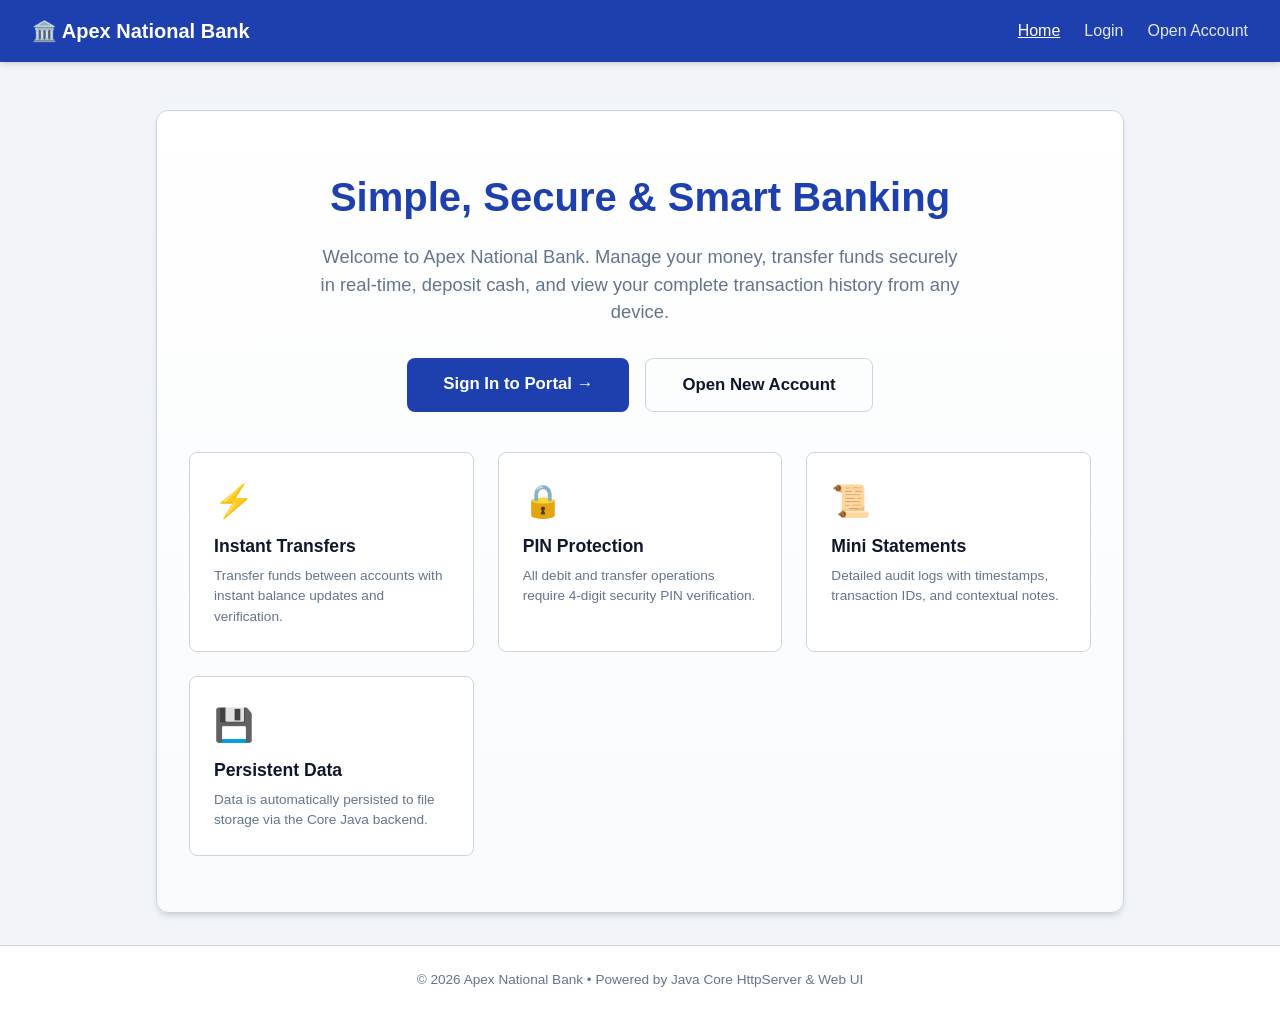
<file: BankWebUI/index.html>
<!--
  index.html
  
  Purpose:
  Official Landing Page / Home Page for Apex National Bank Web System.
  Welcomes visitors, showcases key banking features, and provides direct links to
  Account Login and New Account Registration.
  
  Target Audience: 2nd-Year Engineering Students learning Web Design & Navigation.
-->
<!DOCTYPE html>
<html lang="en">
<head>
    <meta charset="UTF-8">
    <meta name="viewport" content="width=device-width, initial-scale=1.0">
    <title>Apex National Bank - Modern Online Banking</title>
    <link rel="stylesheet" href="style.css">
</head>
<body>

    <!-- Navigation Bar -->
    <nav class="navbar">
        <a href="index.html" class="brand">
            🏛️ Apex National Bank
        </a>
        <ul class="nav-links">
            <li><a href="index.html" class="active">Home</a></li>
            <li><a href="login.html">Login</a></li>
            <li><a href="register.html">Open Account</a></li>
        </ul>
    </nav>

    <!-- Hero / Main Section -->
    <main class="container" style="margin-top: 3rem;">
        <div class="card" style="text-align: center; padding: 3.5rem 2rem; background: linear-gradient(180deg, #ffffff 0%, #f8fafc 100%);">
            <h1 style="font-size: 2.5rem; color: var(--primary-color); margin-bottom: 1rem;">
                Simple, Secure & Smart Banking
            </h1>
            <p style="font-size: 1.15rem; color: var(--text-muted); max-width: 650px; margin: 0 auto 2rem auto;">
                Welcome to Apex National Bank. Manage your money, transfer funds securely in real-time, deposit cash, and view your complete transaction history from any device.
            </p>

            <div style="display: flex; justify-content: center; gap: 1rem; flex-wrap: wrap; margin-bottom: 2.5rem;">
                <a href="login.html" class="btn btn-primary" style="width: auto; padding: 0.85rem 2.25rem; font-size: 1.05rem;">
                    Sign In to Portal &rarr;
                </a>
                <a href="register.html" class="btn btn-outline" style="width: auto; padding: 0.85rem 2.25rem; font-size: 1.05rem;">
                    Open New Account
                </a>
            </div>

            <!-- Features Grid -->
            <div style="display: grid; grid-template-columns: repeat(auto-fit, minmax(220px, 1fr)); gap: 1.5rem; text-align: left; margin-top: 2rem;">
                <div style="padding: 1.5rem; background: white; border-radius: var(--radius-md); border: 1px solid var(--border-color);">
                    <div style="font-size: 2rem; margin-bottom: 0.5rem;">⚡</div>
                    <h3 style="font-size: 1.1rem; margin-bottom: 0.4rem;">Instant Transfers</h3>
                    <p style="font-size: 0.85rem; color: var(--text-muted);">Transfer funds between accounts with instant balance updates and verification.</p>
                </div>

                <div style="padding: 1.5rem; background: white; border-radius: var(--radius-md); border: 1px solid var(--border-color);">
                    <div style="font-size: 2rem; margin-bottom: 0.5rem;">🔒</div>
                    <h3 style="font-size: 1.1rem; margin-bottom: 0.4rem;">PIN Protection</h3>
                    <p style="font-size: 0.85rem; color: var(--text-muted);">All debit and transfer operations require 4-digit security PIN verification.</p>
                </div>

                <div style="padding: 1.5rem; background: white; border-radius: var(--radius-md); border: 1px solid var(--border-color);">
                    <div style="font-size: 2rem; margin-bottom: 0.5rem;">📜</div>
                    <h3 style="font-size: 1.1rem; margin-bottom: 0.4rem;">Mini Statements</h3>
                    <p style="font-size: 0.85rem; color: var(--text-muted);">Detailed audit logs with timestamps, transaction IDs, and contextual notes.</p>
                </div>

                <div style="padding: 1.5rem; background: white; border-radius: var(--radius-md); border: 1px solid var(--border-color);">
                    <div style="font-size: 2rem; margin-bottom: 0.5rem;">💾</div>
                    <h3 style="font-size: 1.1rem; margin-bottom: 0.4rem;">Persistent Data</h3>
                    <p style="font-size: 0.85rem; color: var(--text-muted);">Data is automatically persisted to file storage via the Core Java backend.</p>
                </div>
            </div>
        </div>
    </main>

    <!-- Footer -->
    <footer>
        &copy; 2026 Apex National Bank &bull; Powered by Java Core HttpServer & Web UI
    </footer>

</body>
</html>
</file>
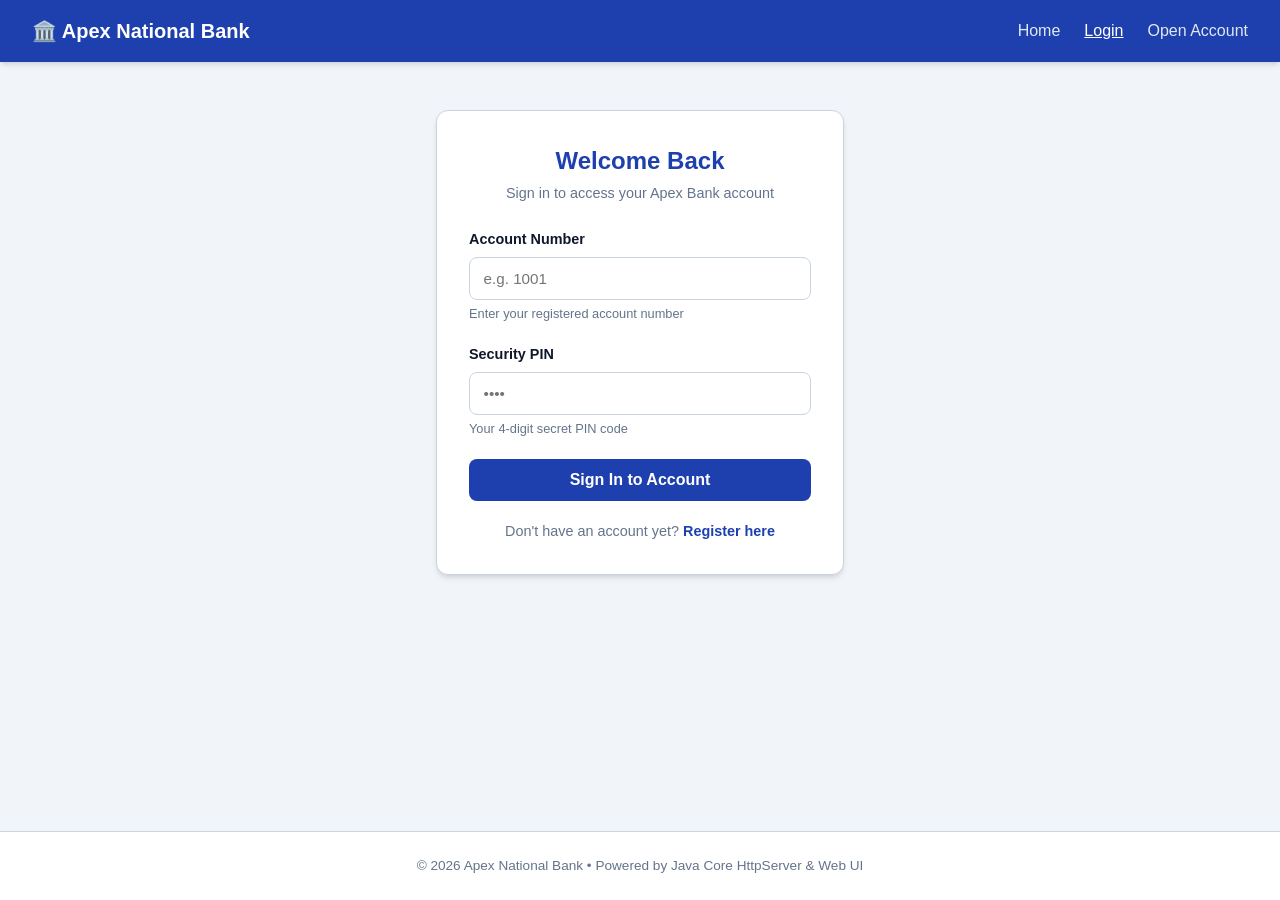
<file: BankWebUI/dashboard.html>
<!--
  dashboard.html
  
  Purpose:
  Interactive User Account Dashboard.
  Displays live account balance, customer profile, quick action triggers (Deposit, Withdraw, Transfer),
  and automatically renders dynamic mini statement transaction records fetched from /api/statement.
  
  Target Audience: 2nd-Year Engineering Students learning Dashboard Layouts & REST API Integration.
-->
<!DOCTYPE html>
<html lang="en">
<head>
    <meta charset="UTF-8">
    <meta name="viewport" content="width=device-width, initial-scale=1.0">
    <title>Account Dashboard - Apex National Bank</title>
    <link rel="stylesheet" href="style.css">
</head>
<body>

    <!-- Navigation Bar -->
    <nav class="navbar">
        <a href="dashboard.html" class="brand">
            🏛️ Apex National Bank
        </a>
        <ul class="nav-links">
            <li><a href="dashboard.html" class="active">Dashboard</a></li>
            <li><a href="transfer.html">Transfer Funds</a></li>
            <li><a href="#" class="logout-btn">Sign Out</a></li>
        </ul>
    </nav>

    <!-- Main Container -->
    <main class="container" id="dashboardView">
        <!-- Welcome Banner -->
        <div class="welcome-banner">
            <div>
                <h1>Hello, <span class="user-name">Customer</span> 👋</h1>
                <p>Welcome to your personal online banking dashboard</p>
            </div>
            <div>
                <a href="transfer.html" class="btn btn-primary" style="width: auto;">+ New Transfer</a>
            </div>
        </div>

        <!-- Dashboard Grid (Balance & Actions) -->
        <div class="dashboard-grid">
            <!-- Live Balance Card -->
            <div class="balance-card">
                <div class="label">Available Account Balance</div>
                <div class="amount" id="accountBalance">$0.00</div>
                <div class="acc-meta">
                    <strong>Account No:</strong> <span class="user-acc">Loading...</span> &bull; <strong>Status:</strong> Active
                </div>
            </div>

            <!-- Quick Actions Card -->
            <div class="actions-card">
                <h3>Quick Actions</h3>
                <div class="action-buttons">
                    <button class="btn btn-outline" onclick="handleQuickDeposit()">📥 Deposit</button>
                    <button class="btn btn-outline" onclick="handleQuickWithdraw()">🏧 Withdraw</button>
                    <a href="transfer.html" class="btn btn-outline">💸 Transfer</a>
                    <a href="#statement" class="btn btn-outline">📜 Statement</a>
                </div>
            </div>
        </div>

        <!-- Recent Transactions / Mini Statement -->
        <div class="card" id="statement">
            <div style="display: flex; justify-content: space-between; align-items: center; margin-bottom: 1rem;">
                <h3 style="font-size: 1.25rem;">Recent Account Activity (Mini Statement)</h3>
                <button class="btn btn-outline" style="width: auto; padding: 0.4rem 0.8rem; font-size: 0.8rem;" onclick="initDashboard()">🔄 Refresh</button>
            </div>

            <div class="table-responsive">
                <table class="table">
                    <thead>
                        <tr>
                            <th>Transaction ID</th>
                            <th>Date & Time</th>
                            <th>Type</th>
                            <th>Amount</th>
                            <th>Remarks / Note</th>
                        </tr>
                    </thead>
                    <tbody id="statementTableBody">
                        <tr>
                            <td colspan="5" style="text-align: center; color: var(--text-muted); padding: 1.5rem;">
                                Loading transaction records...
                            </td>
                        </tr>
                    </tbody>
                </table>
            </div>
        </div>
    </main>

    <!-- Footer -->
    <footer>
        &copy; 2026 Apex National Bank &bull; Powered by Java Core HttpServer & Web UI
    </footer>

    <!-- App Script -->
    <script src="app.js"></script>
</body>
</html>
</file>
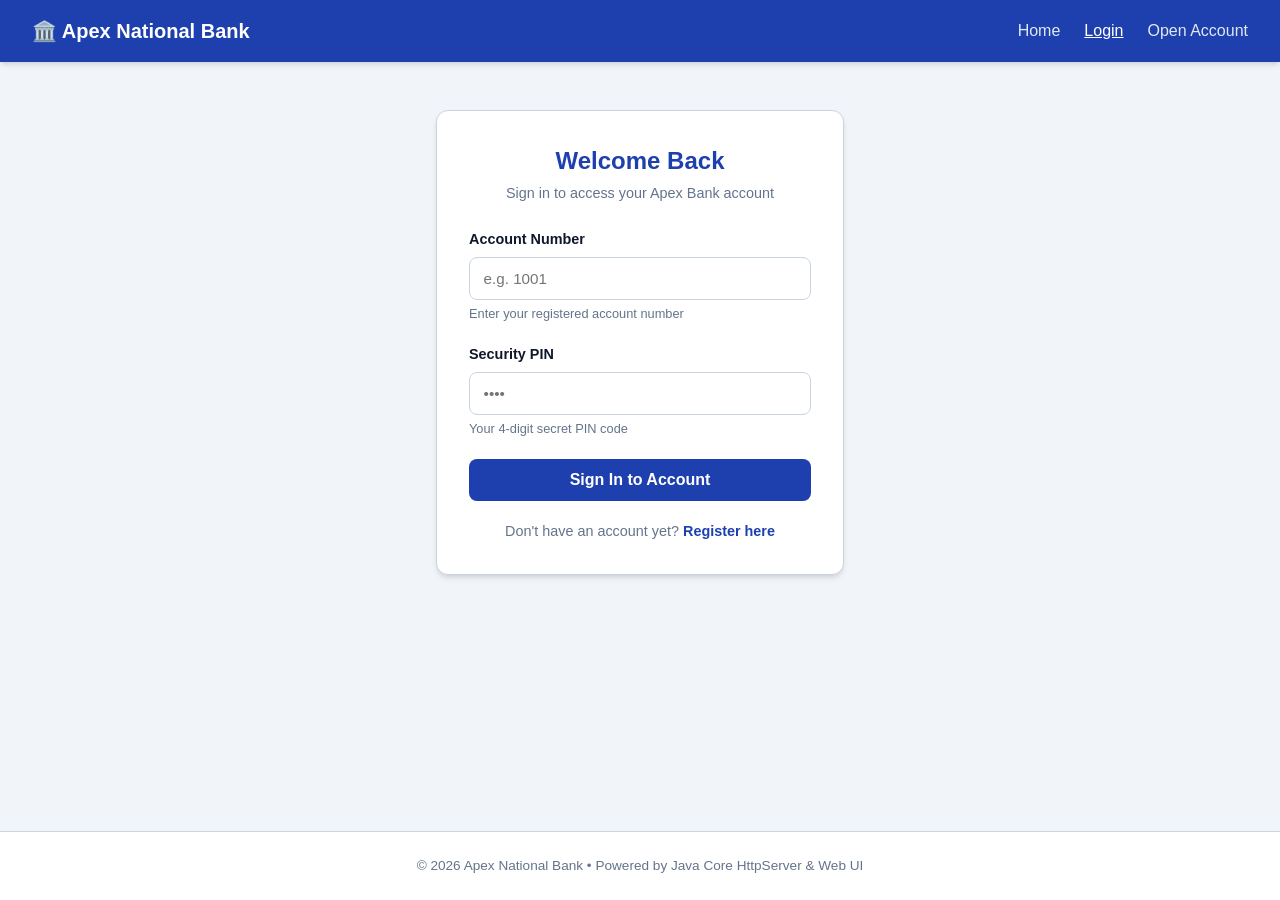
<file: BankWebUI/login.html>
<!--
  login.html
  
  Purpose:
  Interactive Bank Customer Login screen.
  Submits credentials to /api/login via app.js to authenticate against the Java backend.
  
  Target Audience: 2nd-Year Engineering Students learning Web Frontend & Java Backend Integration.
-->
<!DOCTYPE html>
<html lang="en">
<head>
    <meta charset="UTF-8">
    <meta name="viewport" content="width=device-width, initial-scale=1.0">
    <title>Login - Apex National Bank</title>
    <link rel="stylesheet" href="style.css">
</head>
<body>

    <!-- Top Navigation -->
    <nav class="navbar">
        <a href="index.html" class="brand">
            🏛️ Apex National Bank
        </a>
        <ul class="nav-links">
            <li><a href="index.html">Home</a></li>
            <li><a href="login.html" class="active">Login</a></li>
            <li><a href="register.html">Open Account</a></li>
        </ul>
    </nav>

    <!-- Main Auth Form Container -->
    <main class="auth-container">
        <div class="card">
            <div class="card-header">
                <h2>Welcome Back</h2>
                <p>Sign in to access your Apex Bank account</p>
            </div>

            <!-- Login Form (Handled by app.js) -->
            <form id="loginForm">
                <!-- Account Number Field -->
                <div class="form-group">
                    <label for="accountNumber">Account Number</label>
                    <input 
                        type="text" 
                        id="accountNumber" 
                        name="accountNumber" 
                        class="form-control" 
                        placeholder="e.g. 1001" 
                        required 
                        autocomplete="off"
                    >
                    <p class="form-help">Enter your registered account number</p>
                </div>

                <!-- PIN Field -->
                <div class="form-group">
                    <label for="pin">Security PIN</label>
                    <input 
                        type="password" 
                        id="pin" 
                        name="pin" 
                        class="form-control" 
                        placeholder="••••" 
                        required 
                        maxlength="6"
                        autocomplete="off"
                    >
                    <p class="form-help">Your 4-digit secret PIN code</p>
                </div>

                <!-- Submit Button -->
                <button type="submit" class="btn btn-primary">Sign In to Account</button>
            </form>

            <div class="auth-footer">
                Don't have an account yet? <a href="register.html">Register here</a>
            </div>
        </div>
    </main>

    <!-- Footer -->
    <footer>
        &copy; 2026 Apex National Bank &bull; Powered by Java Core HttpServer & Web UI
    </footer>

    <!-- App Script -->
    <script src="app.js"></script>
</body>
</html>
</file>
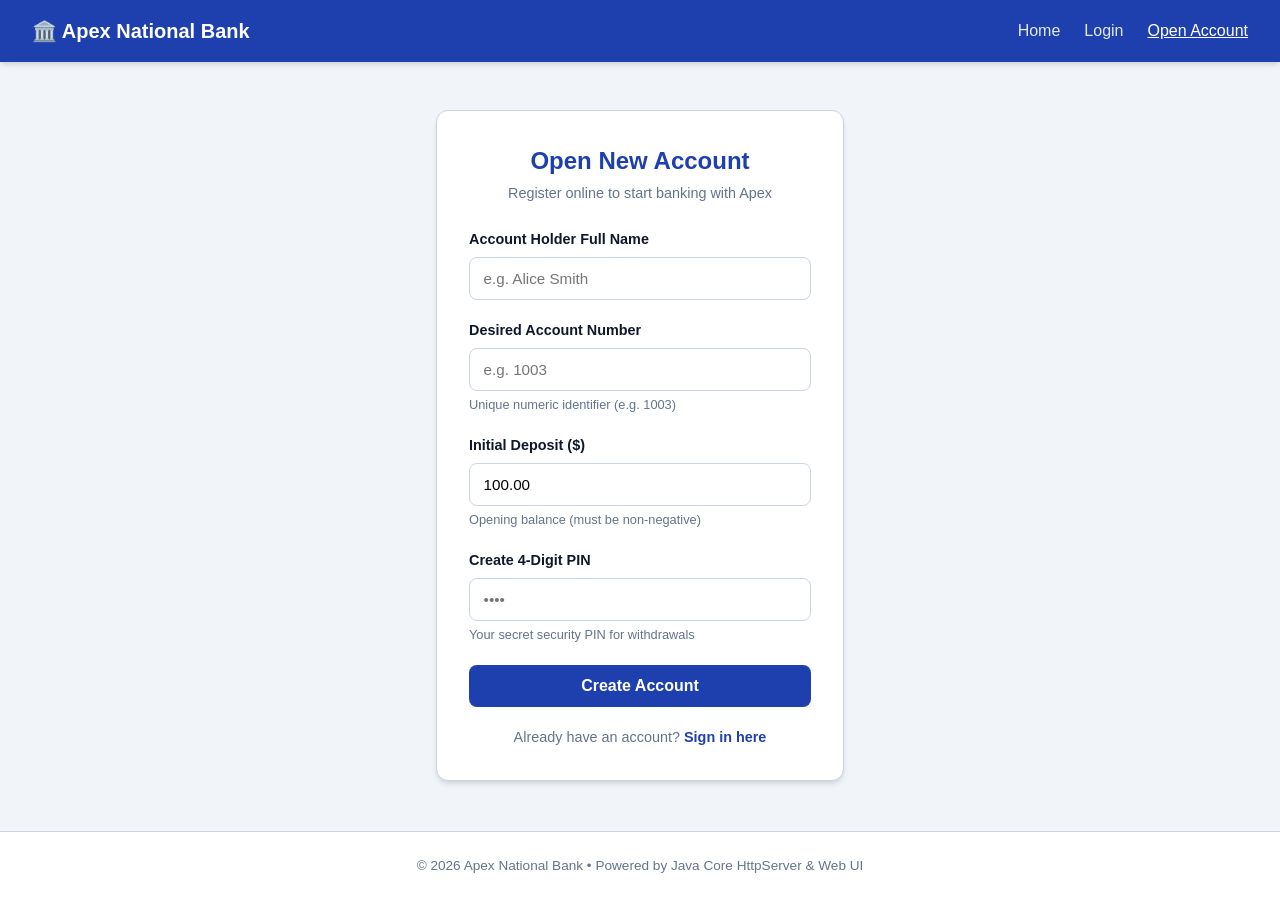
<file: BankWebUI/register.html>
<!--
  register.html
  
  Purpose:
  Interactive New Account Registration screen.
  Submits new customer data to /api/register via app.js to create accounts in the Java backend.
  
  Target Audience: 2nd-Year Engineering Students learning Web Frontend & Java Backend Integration.
-->
<!DOCTYPE html>
<html lang="en">
<head>
    <meta charset="UTF-8">
    <meta name="viewport" content="width=device-width, initial-scale=1.0">
    <title>Open Account - Apex National Bank</title>
    <link rel="stylesheet" href="style.css">
</head>
<body>

    <!-- Top Navigation -->
    <nav class="navbar">
        <a href="index.html" class="brand">
            🏛️ Apex National Bank
        </a>
        <ul class="nav-links">
            <li><a href="index.html">Home</a></li>
            <li><a href="login.html">Login</a></li>
            <li><a href="register.html" class="active">Open Account</a></li>
        </ul>
    </nav>

    <!-- Main Registration Container -->
    <main class="auth-container">
        <div class="card">
            <div class="card-header">
                <h2>Open New Account</h2>
                <p>Register online to start banking with Apex</p>
            </div>

            <!-- Registration Form (Handled by app.js) -->
            <form id="registerForm">
                <!-- Full Name -->
                <div class="form-group">
                    <label for="holderName">Account Holder Full Name</label>
                    <input 
                        type="text" 
                        id="holderName" 
                        name="holderName" 
                        class="form-control" 
                        placeholder="e.g. Alice Smith" 
                        required 
                        minlength="2"
                    >
                </div>

                <!-- Account Number -->
                <div class="form-group">
                    <label for="accountNumber">Desired Account Number</label>
                    <input 
                        type="text" 
                        id="accountNumber" 
                        name="accountNumber" 
                        class="form-control" 
                        placeholder="e.g. 1003" 
                        required 
                        pattern="[0-9A-Za-z]+"
                    >
                    <p class="form-help">Unique numeric identifier (e.g. 1003)</p>
                </div>

                <!-- Initial Deposit -->
                <div class="form-group">
                    <label for="initialDeposit">Initial Deposit ($)</label>
                    <input 
                        type="number" 
                        id="initialDeposit" 
                        name="initialDeposit" 
                        class="form-control" 
                        placeholder="500.00" 
                        required 
                        min="0" 
                        step="0.01"
                        value="100.00"
                    >
                    <p class="form-help">Opening balance (must be non-negative)</p>
                </div>

                <!-- PIN -->
                <div class="form-group">
                    <label for="pin">Create 4-Digit PIN</label>
                    <input 
                        type="password" 
                        id="pin" 
                        name="pin" 
                        class="form-control" 
                        placeholder="••••" 
                        required 
                        maxlength="6" 
                        pattern="[0-9]{4,6}"
                    >
                    <p class="form-help">Your secret security PIN for withdrawals</p>
                </div>

                <!-- Submit Button -->
                <button type="submit" class="btn btn-primary">Create Account</button>
            </form>

            <div class="auth-footer">
                Already have an account? <a href="login.html">Sign in here</a>
            </div>
        </div>
    </main>

    <!-- Footer -->
    <footer>
        &copy; 2026 Apex National Bank &bull; Powered by Java Core HttpServer & Web UI
    </footer>

    <!-- App Script -->
    <script src="app.js"></script>
</body>
</html>
</file>
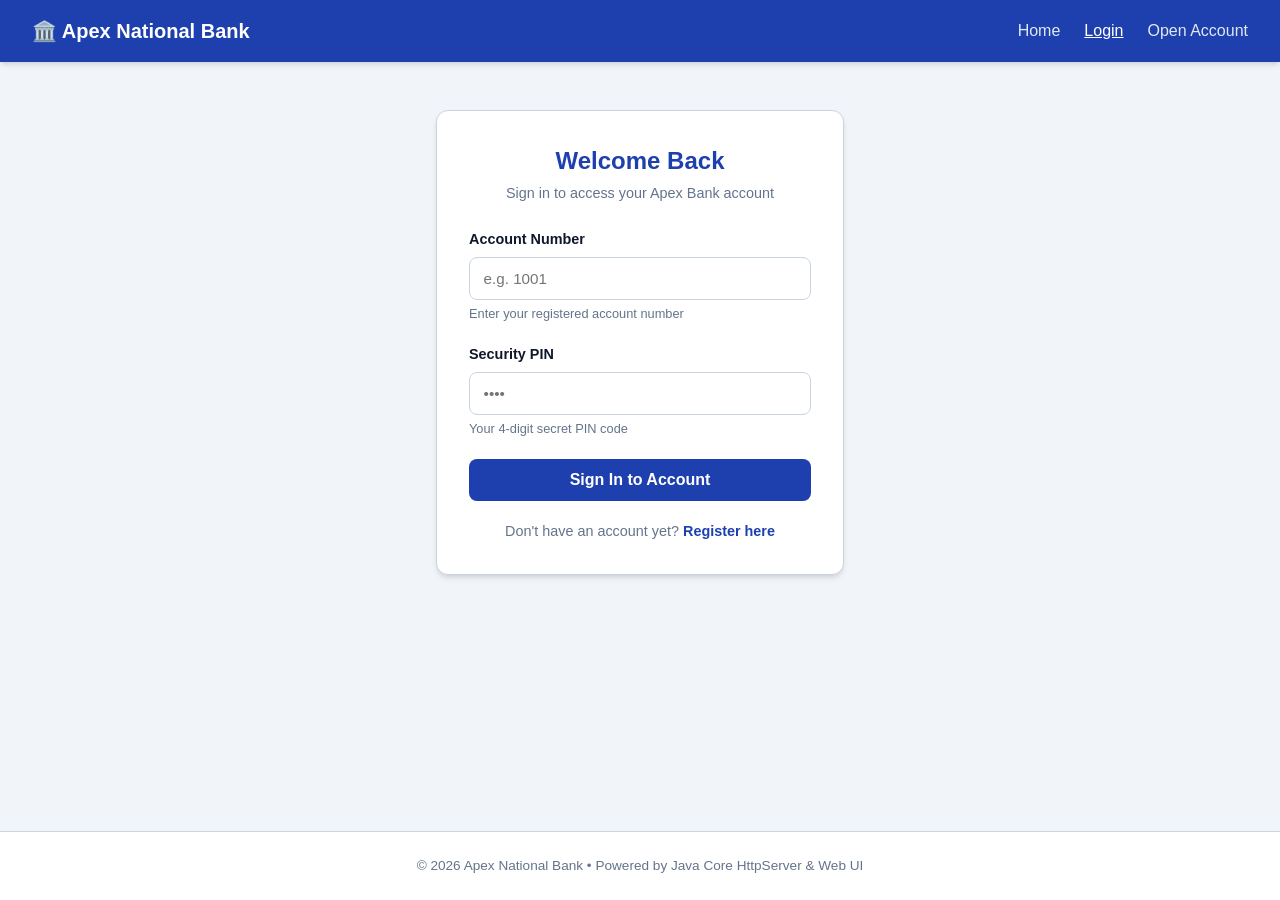
<file: BankWebUI/transfer.html>
<!--
  transfer.html
  
  Purpose:
  Interactive Fund Transfer screen.
  Submits fund transfer instructions to /api/transfer via app.js to update both
  sender and recipient account balances in the Java backend.
  
  Target Audience: 2nd-Year Engineering Students learning Form Validation & Async Transfers.
-->
<!DOCTYPE html>
<html lang="en">
<head>
    <meta charset="UTF-8">
    <meta name="viewport" content="width=device-width, initial-scale=1.0">
    <title>Fund Transfer - Apex National Bank</title>
    <link rel="stylesheet" href="style.css">
</head>
<body>

    <!-- Navigation Bar -->
    <nav class="navbar">
        <a href="dashboard.html" class="brand">
            🏛️ Apex National Bank
        </a>
        <ul class="nav-links">
            <li><a href="dashboard.html">Dashboard</a></li>
            <li><a href="transfer.html" class="active">Transfer Funds</a></li>
            <li><a href="#" class="logout-btn">Sign Out</a></li>
        </ul>
    </nav>

    <!-- Main Container -->
    <main class="auth-container" style="max-width: 500px;">
        <div class="card">
            <div class="card-header">
                <h2>Transfer Funds</h2>
                <p>Instantly send money to any registered bank account</p>
            </div>

            <!-- Transfer Form (Handled by app.js) -->
            <form id="transferForm">
                <!-- Sender Account (Read Only) -->
                <div class="form-group">
                    <label for="fromAccount">From Account (Source)</label>
                    <input 
                        type="text" 
                        id="fromAccount" 
                        name="fromAccount" 
                        class="form-control" 
                        value="Loading..." 
                        readonly
                    >
                </div>

                <!-- Recipient Account -->
                <div class="form-group">
                    <label for="toAccount">Beneficiary Account Number</label>
                    <input 
                        type="text" 
                        id="toAccount" 
                        name="toAccount" 
                        class="form-control" 
                        placeholder="e.g. 1002" 
                        required 
                        pattern="[0-9A-Za-z]+"
                    >
                    <p class="form-help">Enter recipient's registered account number</p>
                </div>

                <!-- Transfer Amount -->
                <div class="form-group">
                    <label for="amount">Amount ($)</label>
                    <input 
                        type="number" 
                        id="amount" 
                        name="amount" 
                        class="form-control" 
                        placeholder="100.00" 
                        required 
                        min="0.01" 
                        step="0.01"
                    >
                </div>

                <!-- Remarks / Purpose -->
                <div class="form-group">
                    <label for="remarks">Transfer Remarks (Optional)</label>
                    <input 
                        type="text" 
                        id="remarks" 
                        name="remarks" 
                        class="form-control" 
                        placeholder="e.g. Project stipend, College fees"
                    >
                </div>

                <!-- Security PIN -->
                <div class="form-group">
                    <label for="pin">Authorize with Your Security PIN</label>
                    <input 
                        type="password" 
                        id="pin" 
                        name="pin" 
                        class="form-control" 
                        placeholder="••••" 
                        required 
                        maxlength="6" 
                        pattern="[0-9]{4,6}"
                    >
                </div>

                <!-- Action Buttons -->
                <div style="display: flex; gap: 1rem; margin-top: 1.5rem;">
                    <a href="dashboard.html" class="btn btn-secondary" style="flex: 1;">Cancel</a>
                    <button type="submit" class="btn btn-primary" style="flex: 2;">Confirm Transfer</button>
                </div>
            </form>
        </div>
    </main>

    <!-- Footer -->
    <footer>
        &copy; 2026 Apex National Bank &bull; Powered by Java Core HttpServer & Web UI
    </footer>

    <!-- App Script -->
    <script src="app.js"></script>
</body>
</html>
</file>
<file: BankWebUI/style.css>
/*
 * style.css
 * 
 * Purpose:
 * Shared stylesheet for the Bank Management System Web UI Mockup.
 * Provides clean, modern, and accessible styling without any external CSS frameworks.
 * 
 * Target Audience: 2nd-Year Engineering Students learning HTML5 & CSS3 layout techniques.
 */

:root {
    --primary-color: #1e40af;       /* Classic trustworthy banking blue */
    --primary-hover: #1d4ed8;
    --primary-light: #eff6ff;
    --accent-color: #0d9488;        /* Teal accent */
    --bg-color: #f1f5f9;            /* Soft light gray background */
    --card-bg: #ffffff;
    --text-main: #0f172a;
    --text-muted: #64748b;
    --border-color: #cbd5e1;
    --border-focus: #3b82f6;
    --success-color: #16a34a;
    --danger-color: #dc2626;
    --shadow-sm: 0 1px 2px 0 rgba(0, 0, 0, 0.05);
    --shadow-md: 0 4px 6px -1px rgba(0, 0, 0, 0.1), 0 2px 4px -2px rgba(0, 0, 0, 0.1);
    --radius-md: 8px;
    --radius-lg: 12px;
}

* {
    margin: 0;
    padding: 0;
    box-sizing: border-box;
}

body {
    font-family: -apple-system, BlinkMacSystemFont, "Segoe UI", Roboto, Helvetica, Arial, sans-serif;
    background-color: var(--bg-color);
    color: var(--text-main);
    line-height: 1.5;
    min-height: 100vh;
    display: flex;
    flex-direction: column;
}

/* ==================== NAVIGATION BAR ==================== */
.navbar {
    background-color: var(--primary-color);
    color: #ffffff;
    padding: 1rem 2rem;
    display: flex;
    justify-content: space-between;
    align-items: center;
    box-shadow: var(--shadow-md);
}

.navbar .brand {
    font-size: 1.25rem;
    font-weight: 700;
    display: flex;
    align-items: center;
    gap: 0.5rem;
    text-decoration: none;
    color: #ffffff;
}

.navbar .nav-links {
    list-style: none;
    display: flex;
    gap: 1.5rem;
}

.navbar .nav-links a {
    color: #e2e8f0;
    text-decoration: none;
    font-weight: 500;
    transition: color 0.2s ease;
}

.navbar .nav-links a:hover,
.navbar .nav-links a.active {
    color: #ffffff;
    text-decoration: underline;
}

/* ==================== PAGE CONTAINERS ==================== */
.container {
    max-width: 1000px;
    margin: 2rem auto;
    padding: 0 1rem;
    width: 100%;
    flex: 1;
}

.auth-container {
    max-width: 440px;
    margin: 3rem auto;
    padding: 0 1rem;
    width: 100%;
    flex: 1;
}

/* ==================== CARDS & FORMS ==================== */
.card {
    background: var(--card-bg);
    border-radius: var(--radius-lg);
    box-shadow: var(--shadow-md);
    padding: 2rem;
    border: 1px solid var(--border-color);
}

.card-header {
    margin-bottom: 1.5rem;
    text-align: center;
}

.card-header h2 {
    font-size: 1.5rem;
    color: var(--primary-color);
    margin-bottom: 0.25rem;
}

.card-header p {
    color: var(--text-muted);
    font-size: 0.9rem;
}

.form-group {
    margin-bottom: 1.25rem;
}

.form-group label {
    display: block;
    font-weight: 600;
    margin-bottom: 0.4rem;
    font-size: 0.9rem;
    color: var(--text-main);
}

.form-control {
    width: 100%;
    padding: 0.75rem 0.85rem;
    border: 1px solid var(--border-color);
    border-radius: var(--radius-md);
    font-size: 0.95rem;
    transition: border-color 0.2s, box-shadow 0.2s;
    outline: none;
}

.form-control:focus {
    border-color: var(--border-focus);
    box-shadow: 0 0 0 3px rgba(59, 130, 246, 0.15);
}

.form-control[readonly] {
    background-color: #f8fafc;
    cursor: not-allowed;
}

.form-help {
    font-size: 0.8rem;
    color: var(--text-muted);
    margin-top: 0.3rem;
}

/* ==================== BUTTONS ==================== */
.btn {
    display: inline-block;
    width: 100%;
    padding: 0.75rem 1.25rem;
    font-size: 1rem;
    font-weight: 600;
    text-align: center;
    border-radius: var(--radius-md);
    border: none;
    cursor: pointer;
    text-decoration: none;
    transition: background-color 0.2s, transform 0.1s;
}

.btn-primary {
    background-color: var(--primary-color);
    color: #ffffff;
}

.btn-primary:hover {
    background-color: var(--primary-hover);
}

.btn-secondary {
    background-color: #e2e8f0;
    color: var(--text-main);
}

.btn-secondary:hover {
    background-color: #cbd5e1;
}

.btn-outline {
    background-color: transparent;
    border: 1px solid var(--border-color);
    color: var(--text-main);
}

.btn-outline:hover {
    background-color: var(--primary-light);
    border-color: var(--primary-color);
    color: var(--primary-color);
}

/* ==================== DASHBOARD SPECIFIC STYLES ==================== */
.welcome-banner {
    display: flex;
    justify-content: space-between;
    align-items: center;
    margin-bottom: 2rem;
}

.welcome-banner h1 {
    font-size: 1.75rem;
    color: var(--text-main);
}

.welcome-banner p {
    color: var(--text-muted);
}

.dashboard-grid {
    display: grid;
    grid-template-columns: repeat(auto-fit, minmax(280px, 1fr));
    gap: 1.5rem;
    margin-bottom: 2rem;
}

.balance-card {
    background: linear-gradient(135deg, var(--primary-color), #2563eb);
    color: #ffffff;
    padding: 1.75rem;
    border-radius: var(--radius-lg);
    box-shadow: var(--shadow-md);
}

.balance-card .label {
    font-size: 0.9rem;
    opacity: 0.85;
    text-transform: uppercase;
    letter-spacing: 0.05em;
}

.balance-card .amount {
    font-size: 2.25rem;
    font-weight: 700;
    margin: 0.5rem 0;
}

.balance-card .acc-meta {
    font-size: 0.85rem;
    opacity: 0.9;
}

.actions-card {
    background: var(--card-bg);
    border-radius: var(--radius-lg);
    padding: 1.75rem;
    box-shadow: var(--shadow-md);
    border: 1px solid var(--border-color);
    display: flex;
    flex-direction: column;
    justify-content: center;
}

.actions-card h3 {
    margin-bottom: 1rem;
    font-size: 1.1rem;
}

.action-buttons {
    display: grid;
    grid-template-columns: 1fr 1fr;
    gap: 0.75rem;
}

/* ==================== TABLES ==================== */
.table-responsive {
    overflow-x: auto;
    margin-top: 1rem;
}

.table {
    width: 100%;
    border-collapse: collapse;
    font-size: 0.9rem;
}

.table th, .table td {
    padding: 0.85rem 1rem;
    text-align: left;
    border-bottom: 1px solid var(--border-color);
}

.table th {
    background-color: #f8fafc;
    color: var(--text-muted);
    font-weight: 600;
    text-transform: uppercase;
    font-size: 0.75rem;
    letter-spacing: 0.05em;
}

.badge {
    display: inline-block;
    padding: 0.25rem 0.6rem;
    border-radius: 9999px;
    font-size: 0.75rem;
    font-weight: 600;
}

.badge-deposit {
    background-color: #dcfce7;
    color: var(--success-color);
}

.badge-withdraw {
    background-color: #fee2e2;
    color: var(--danger-color);
}

.badge-transfer {
    background-color: #e0e7ff;
    color: var(--primary-color);
}

/* ==================== FOOTER & ALERTS ==================== */
.auth-footer {
    text-align: center;
    margin-top: 1.25rem;
    font-size: 0.9rem;
    color: var(--text-muted);
}

.auth-footer a {
    color: var(--primary-color);
    text-decoration: none;
    font-weight: 600;
}

.auth-footer a:hover {
    text-decoration: underline;
}

.alert-mock {
    background-color: #fef3c7;
    border-left: 4px solid #f59e0b;
    padding: 0.75rem 1rem;
    font-size: 0.85rem;
    color: #92400e;
    margin-bottom: 1.5rem;
    border-radius: 0 var(--radius-md) var(--radius-md) 0;
}

footer {
    text-align: center;
    padding: 1.5rem;
    color: var(--text-muted);
    font-size: 0.85rem;
    border-top: 1px solid var(--border-color);
    background-color: #ffffff;
    margin-top: auto;
}
</file>
